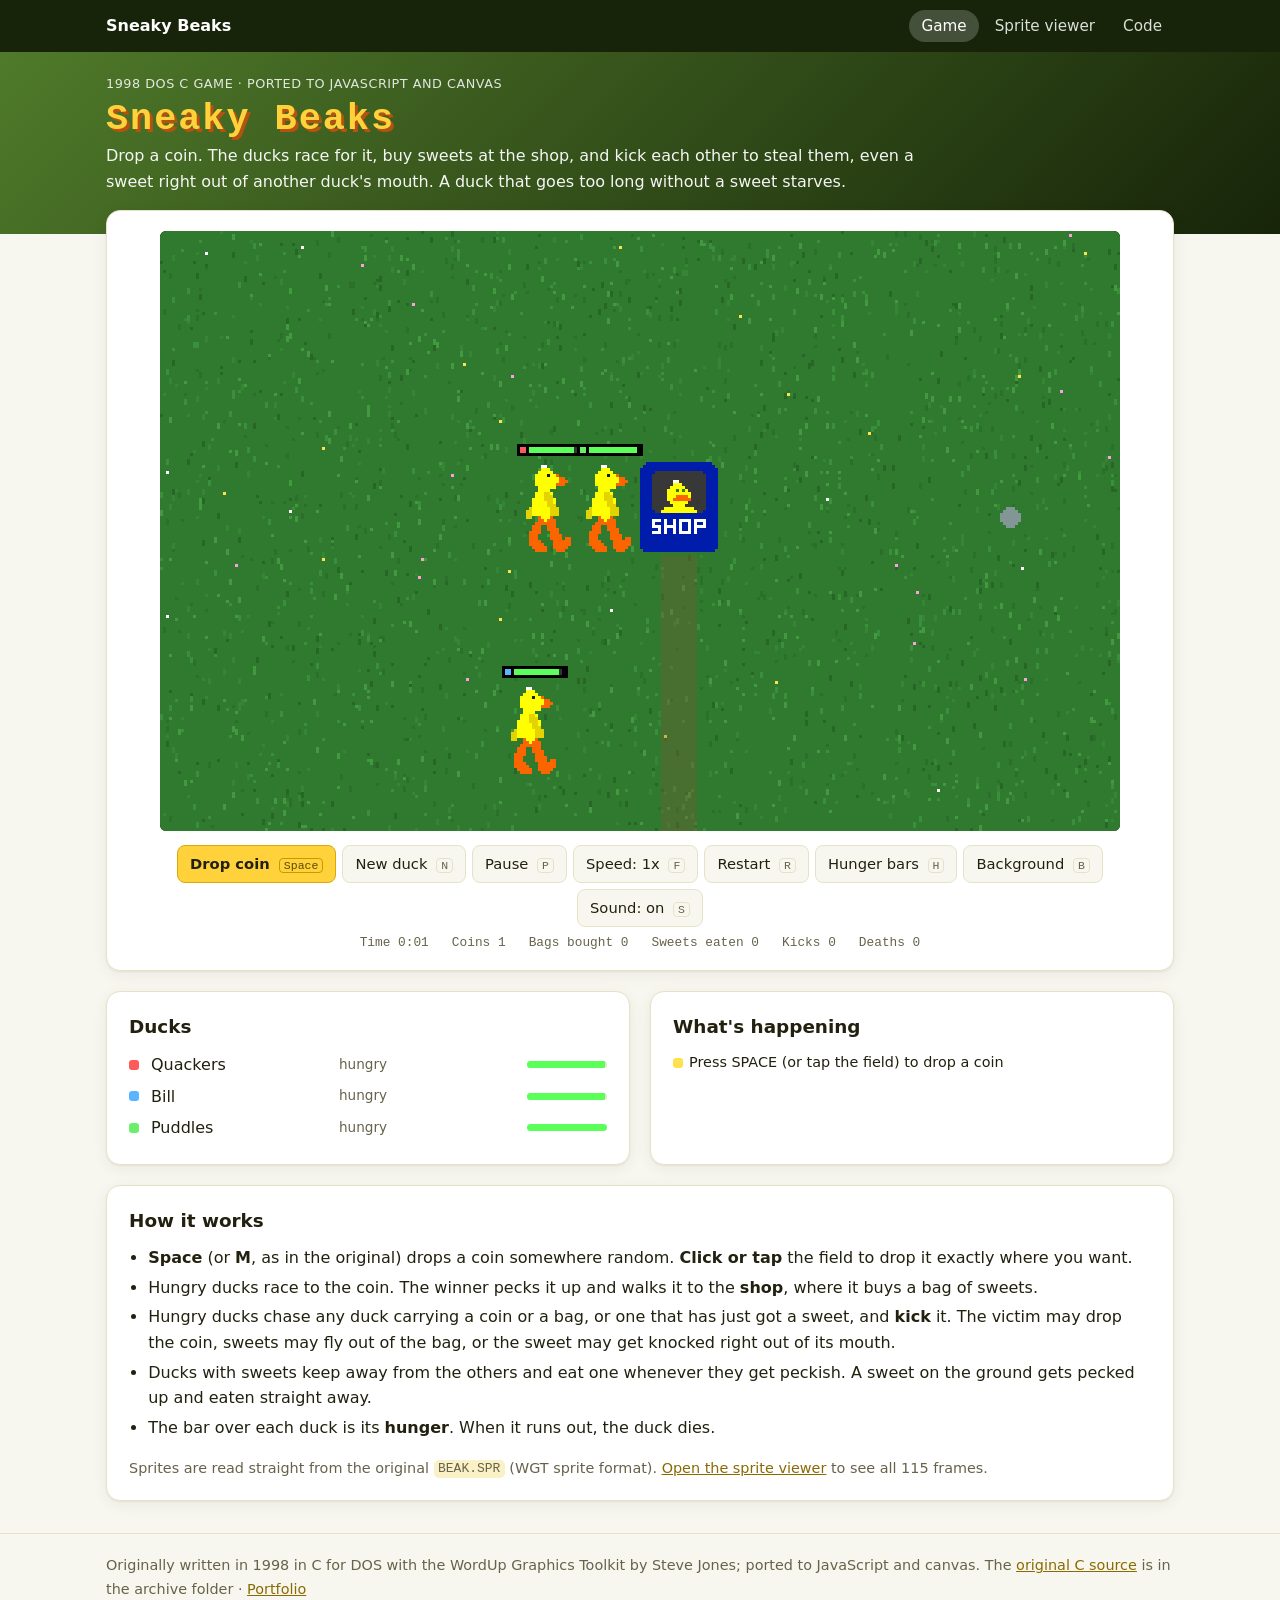
<file: index.html>
<!doctype html>
<html lang="en">
<head>
<meta charset="utf-8">
<meta name="viewport" content="width=device-width, initial-scale=1">
<meta name="color-scheme" content="light dark">
<title>Sneaky Beaks</title>
<meta name="description" content="Ducks race for your coins, buy sweets at the shop and kick each other to steal them. A browser port of an old DOS C game.">
<link rel="stylesheet" href="css/style.css">
</head>
<body>
<header class="topbar">
  <div class="wrap">
    <a class="brand" href="index.html">Sneaky Beaks</a>
    <nav class="nav" aria-label="Pages">
      <a class="active" href="index.html">Game</a>
      <a href="sprites.html">Sprite viewer</a>
      <a href="https://github.com/wizzard262/SneakyBeaks">Code</a>
    </nav>
  </div>
</header>

<section class="hero">
  <div class="wrap">
    <p class="eyebrow">1998 DOS C game &middot; ported to JavaScript and canvas</p>
    <h1 class="pixel-title">Sneaky Beaks</h1>
    <p class="lead">Drop a coin. The ducks race for it, buy sweets at the shop, and kick each other to steal them, even a sweet
      right out of another duck's mouth. A duck that goes too long without a sweet starves.</p>
  </div>
</section>

<main class="wrap">
  <section class="card overlap" aria-label="Game">
    <div id="stage"><canvas id="screen" width="320" height="200" aria-label="Sneaky Beaks game field"></canvas></div>

    <div class="buttons">
      <button id="btn-coin" class="primary">Drop coin <kbd>Space</kbd></button>
      <button id="btn-duck">New duck <kbd>N</kbd></button>
      <button id="btn-pause">Pause <kbd>P</kbd></button>
      <button id="btn-fast">Speed: 1x <kbd>F</kbd></button>
      <button id="btn-restart">Restart <kbd>R</kbd></button>
      <button id="btn-bars">Hunger bars <kbd>H</kbd></button>
      <button id="btn-bg">Background <kbd>B</kbd></button>
      <button id="btn-sound">Sound: on <kbd>S</kbd></button>
    </div>
    <div id="stats"></div>
  </section>

  <div class="cards">
    <section class="card">
      <h2>Ducks</h2>
      <ul id="roster"></ul>
    </section>
    <section class="card">
      <h2>What's happening</h2>
      <ul id="log"></ul>
    </section>

    <section class="card card-wide howto">
      <h2>How it works</h2>
      <ul>
        <li><b>Space</b> (or <b>M</b>, as in the original) drops a coin somewhere random. <b>Click or tap</b> the field to drop it exactly where you want.</li>
        <li>Hungry ducks race to the coin. The winner pecks it up and walks it to the <b>shop</b>, where it buys a bag of sweets.</li>
        <li>Hungry ducks chase any duck carrying a coin or a bag, or one that has just got a sweet, and <b>kick</b> it. The victim may drop the coin, sweets may fly out of the bag, or the sweet may get knocked right out of its mouth.</li>
        <li>Ducks with sweets keep away from the others and eat one whenever they get peckish. A sweet on the ground gets pecked up and eaten straight away.</li>
        <li>The bar over each duck is its <b>hunger</b>. When it runs out, the duck dies.</li>
      </ul>
      <p class="small muted">Sprites are read straight from the original <code>BEAK.SPR</code> (WGT sprite format). <a href="sprites.html">Open the sprite viewer</a> to see all 115 frames.</p>
    </section>
  </div>
</main>

<footer class="footer">
  <div class="wrap">
    Originally written in 1998 in C for DOS with the WordUp Graphics Toolkit by Steve Jones; ported to JavaScript and canvas.
    The <a href="archive/BEK_SCR8.C">original C source</a> is in the archive folder &middot;
    <a href="https://www.harriercarrier.com/portfolio.html">Portfolio</a>
  </div>
</footer>

<script src="assets/beak.spr.js"></script>
<script src="js/spr.js"></script>
<script src="js/config.js"></script>
<script src="js/sound.js"></script>
<script src="js/game.js"></script>
<script src="js/render.js"></script>
<script src="js/main.js"></script>
</body>
</html>
</file>
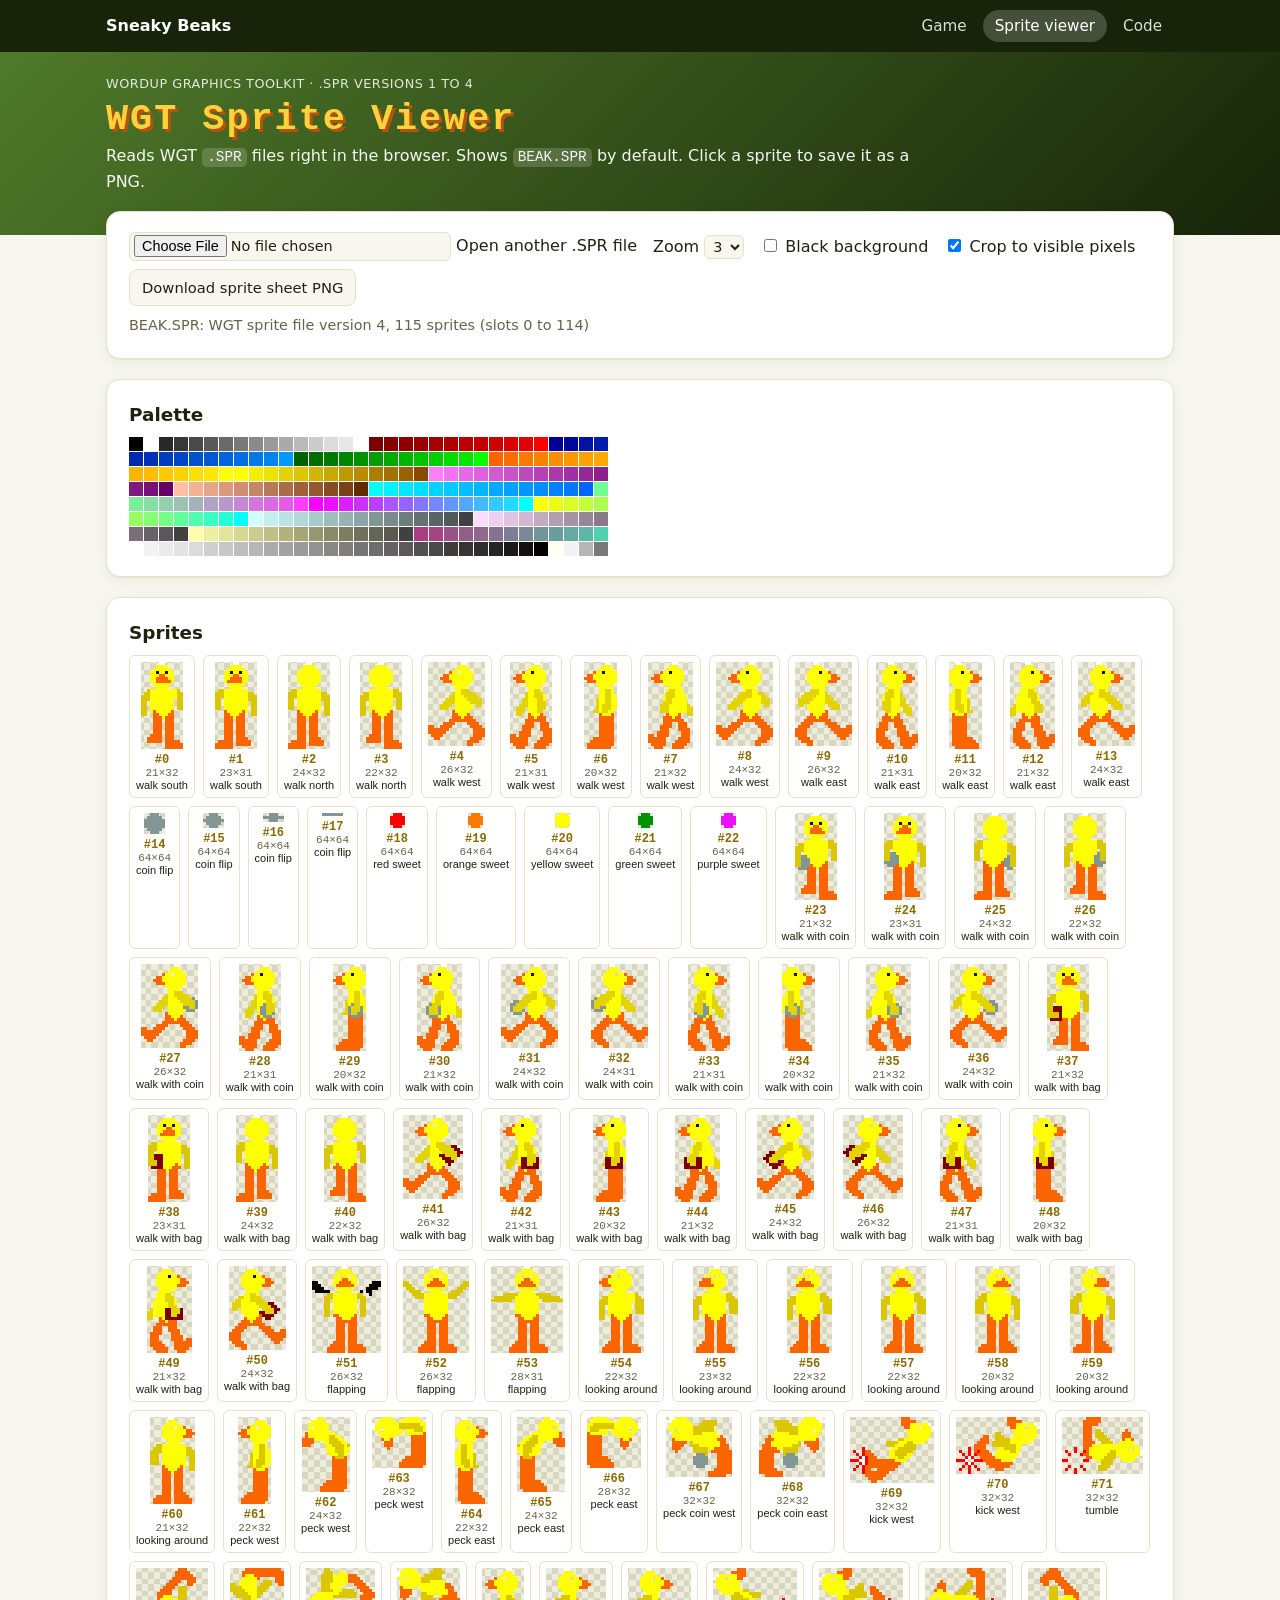
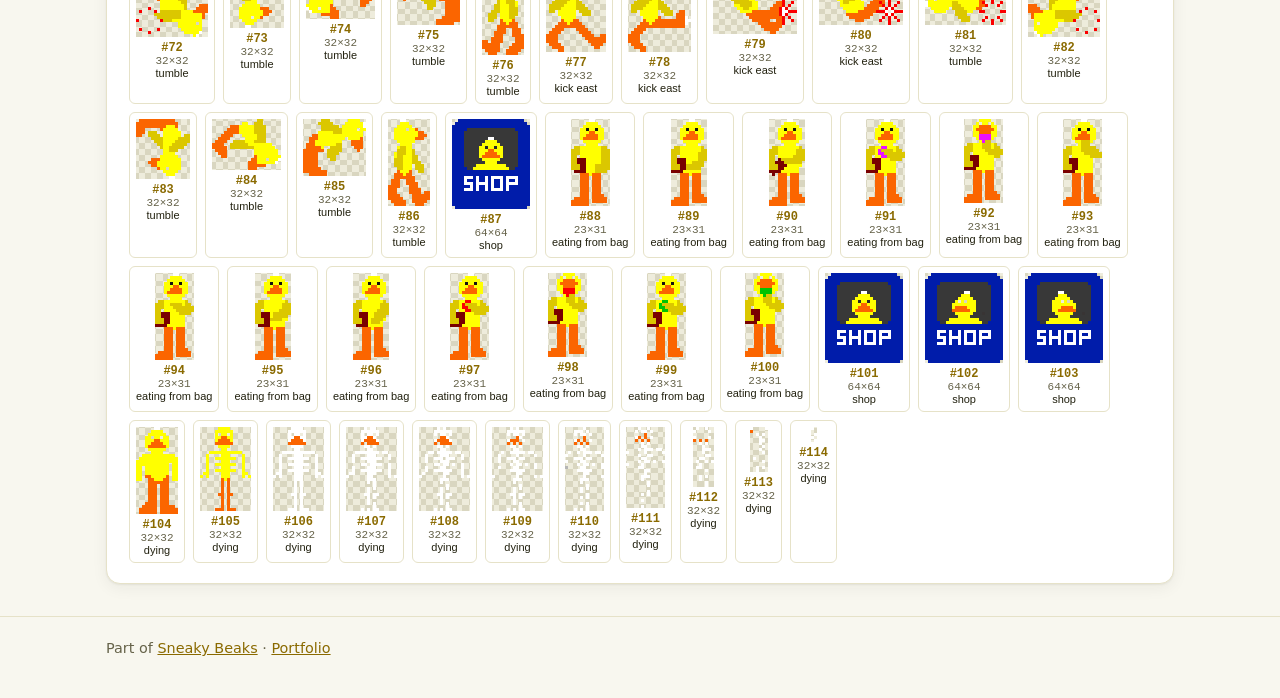
<file: sprites.html>
<!doctype html>
<html lang="en">
<head>
<meta charset="utf-8">
<meta name="viewport" content="width=device-width, initial-scale=1">
<meta name="color-scheme" content="light dark">
<title>WGT Sprite Viewer</title>
<link rel="stylesheet" href="css/style.css">
<style>
  .tools { display: flex; flex-wrap: wrap; gap: 8px 16px; align-items: center; margin: 0 0 8px; }
  .tools select, .tools input[type=file] { font: inherit; font-size: 0.9rem; color: var(--text); background: var(--bg); border: 1px solid var(--border); border-radius: 6px; padding: 2px 4px; color-scheme: light dark; }
  #info { margin: 0; }
  .grid { margin-bottom: 8px; }
  .grid { display: flex; flex-wrap: wrap; gap: 8px; }
  .cell { background: var(--panel); border: 1px solid var(--line); border-radius: 6px; padding: 6px; text-align: center; cursor: pointer; }
  .cell canvas { display: block; margin: 0 auto 4px; image-rendering: pixelated; background: var(--checker); }
  .cell .n { font: bold 12px monospace; color: var(--accent); }
  .cell .d { font: 11px monospace; color: var(--muted); }
  .cell .a { font: 11px sans-serif; color: var(--text); max-width: 120px; }
  .pal { display: grid; grid-template-columns: repeat(32, minmax(0, 14px)); gap: 1px; margin: 8px 0 8px; }
  .pal div { aspect-ratio: 1; }
  body { --checker: repeating-conic-gradient(#d9d6c0 0% 25%, #eeecdc 0% 50%) 50% / 12px 12px; }
  @media (prefers-color-scheme: dark) { body { --checker: repeating-conic-gradient(#2a2d38 0% 25%, #22252e 0% 50%) 50% / 12px 12px; } }
  body.black { --checker: #000; }
</style>
</head>
<body>
<header class="topbar">
  <div class="wrap">
    <a class="brand" href="index.html">Sneaky Beaks</a>
    <nav class="nav" aria-label="Pages">
      <a href="index.html">Game</a>
      <a class="active" href="sprites.html">Sprite viewer</a>
      <a href="https://github.com/wizzard262/SneakyBeaks">Code</a>
    </nav>
  </div>
</header>

<section class="hero">
  <div class="wrap">
    <p class="eyebrow">WordUp Graphics Toolkit &middot; .SPR versions 1 to 4</p>
    <h1 class="pixel-title">WGT Sprite Viewer</h1>
    <p class="lead">Reads WGT <code>.SPR</code> files right in the browser. Shows <code>BEAK.SPR</code> by default. Click a sprite to save it as a PNG.</p>
  </div>
</section>

<main class="wrap">
<section class="card overlap">
<div class="tools">
  <label><input type="file" id="file" accept=".spr,.SPR"> Open another .SPR file</label>
  <label>Zoom <select id="zoom"><option>1</option><option>2</option><option selected>3</option><option>4</option><option>6</option></select></label>
  <label><input type="checkbox" id="black"> Black background</label>
  <label><input type="checkbox" id="crop" checked> Crop to visible pixels</label>
  <button id="sheet">Download sprite sheet PNG</button>
</div>
<p id="info" class="small muted"></p>
</section>
<div class="cards">
<section class="card card-wide">
<h2>Palette</h2>
<div class="pal" id="pal"></div>
</section>
<section class="card card-wide">
<h2>Sprites</h2>
<div class="grid" id="grid"></div>
</section>
</div>
</main>

<footer class="footer">
  <div class="wrap">Part of <a href="index.html">Sneaky Beaks</a> &middot; <a href="https://www.harriercarrier.com/portfolio.html">Portfolio</a></div>
</footer>

<script src="assets/beak.spr.js"></script>
<script src="js/spr.js"></script>
<script>
(function () {
  // what the game uses each frame for (from BEK_SCR8.C)
  const USES = {};
  const tag = (a, b, s) => { for (let i = a; i <= b; i++) USES[i] = s; };
  tag(0, 1, 'walk south'); tag(2, 3, 'walk north'); tag(4, 8, 'walk west'); tag(9, 13, 'walk east');
  tag(14, 17, 'coin flip'); USES[18] = 'red sweet'; USES[19] = 'orange sweet'; USES[20] = 'yellow sweet'; USES[21] = 'green sweet'; USES[22] = 'purple sweet';
  tag(23, 36, 'walk with coin'); tag(37, 50, 'walk with bag'); tag(51, 53, 'flapping'); tag(54, 60, 'looking around');
  tag(61, 63, 'peck west'); tag(64, 66, 'peck east'); USES[67] = 'peck coin west'; USES[68] = 'peck coin east';
  tag(69, 70, 'kick west'); tag(71, 76, 'tumble'); tag(77, 80, 'kick east'); tag(81, 86, 'tumble');
  USES[87] = 'shop'; tag(88, 100, 'eating from bag'); tag(101, 103, 'shop'); tag(104, 114, 'dying');

  let file = null, name = 'BEAK.SPR';
  const $ = id => document.getElementById(id);

  function render() {
    const zoom = +$('zoom').value, crop = $('crop').checked;
    document.body.classList.toggle('black', $('black').checked);
    const used = file.sprites.filter(Boolean).length;
    $('info').textContent = name + ': WGT sprite file version ' + file.version + ', ' + used + ' sprites (slots 0 to ' + (file.sprites.length - 1) + ')';
    $('pal').innerHTML = file.palette.map((c, i) => '<div title="' + i + ': rgb(' + c + ')" style="background:rgb(' + c + ')"></div>').join('');
    const grid = $('grid'); grid.innerHTML = '';
    file.sprites.forEach((s, i) => {
      if (!s) return;
      const src = WGT.toCanvas(s, file.palette);
      const bb = crop ? WGT.bbox(s) : { x: 0, y: 0, w: s.w, h: s.h };
      const c = document.createElement('canvas');
      c.width = Math.max(1, bb.w) * zoom; c.height = Math.max(1, bb.h) * zoom;
      const g = c.getContext('2d'); g.imageSmoothingEnabled = false;
      if (bb.w) g.drawImage(src, bb.x, bb.y, bb.w, bb.h, 0, 0, bb.w * zoom, bb.h * zoom);
      const cell = document.createElement('div');
      cell.className = 'cell';
      cell.title = 'Click to download sprite ' + i + ' as PNG';
      cell.appendChild(c);
      cell.insertAdjacentHTML('beforeend', '<div class="n">#' + i + '</div><div class="d">' + s.w + '×' + s.h + '</div>' +
        (name === 'BEAK.SPR' && USES[i] ? '<div class="a">' + USES[i] + '</div>' : ''));
      cell.onclick = () => download(c, name.replace(/\.spr$/i, '') + '_' + i + '.png');
      grid.appendChild(cell);
    });
  }

  function download(canvas, fname) {
    const a = document.createElement('a');
    a.href = canvas.toDataURL('image/png'); a.download = fname; a.click();
  }

  $('sheet').onclick = () => {
    const cols = 10, cw = Math.max(...file.sprites.filter(Boolean).map(s => s.w)), ch = Math.max(...file.sprites.filter(Boolean).map(s => s.h));
    const c = document.createElement('canvas');
    c.width = cols * cw; c.height = Math.ceil(file.sprites.length / cols) * ch;
    const g = c.getContext('2d');
    file.sprites.forEach((s, i) => { if (s) g.drawImage(WGT.toCanvas(s, file.palette), (i % cols) * cw, Math.floor(i / cols) * ch); });
    download(c, name.replace(/\.spr$/i, '') + '_sheet.png');
  };
  $('file').onchange = async e => {
    const f = e.target.files[0]; if (!f) return;
    try { file = WGT.parseSpr(new Uint8Array(await f.arrayBuffer())); name = f.name; render(); }
    catch (err) { alert('Could not read ' + f.name + ': ' + err.message); }
  };
  ['zoom', 'black', 'crop'].forEach(id => $(id).onchange = render);

  file = WGT.parseSpr(WGT.base64ToBytes(window.BEAK_SPR_BASE64));
  render();
})();
</script>
</body>
</html>
</file>
<file: css/style.css>
/* Sneaky Beaks: the shared portfolio look (cards, light and dark, works on phones),
   keeping the game's own touches: the yellow pixel title and the black 320x200 field. */

/* Colours: light by default, dark when the device asks for it */
:root {
  --bg: #f8f7ef;
  --surface: #ffffff;
  --text: #22210f;
  --muted: #66634a;
  --border: #e6e2c8;
  --accent: #8a6a00;
  --accent-strong: #634c00;
  --accent-soft: #fbf1c6;
  --duck: #ffd23c;
  --duck-shadow: #b5520f;
  --hero-from: #4f7a2a;
  --hero-to: #172409;
  --shadow: 0 1px 2px rgba(40, 40, 10, 0.06), 0 4px 16px rgba(40, 40, 10, 0.06);
  --radius: 14px;
  --mono: ui-monospace, "Cascadia Code", Consolas, monospace;
  /* older names, still used by the sprite viewer's own styles */
  --panel: var(--surface);
  --line: var(--border);
}

@media (prefers-color-scheme: dark) {
  :root {
    --bg: #12130d;
    --surface: #1c1d14;
    --text: #edebd8;
    --muted: #aeab8c;
    --border: #34352a;
    --accent: #ffd23c;
    --accent-strong: #ffe48a;
    --accent-soft: #3a3410;
    --hero-from: #34521a;
    --hero-to: #0b1104;
    --shadow: none;
  }
}

* {
  box-sizing: border-box;
}

body {
  margin: 0;
  font-family: system-ui, -apple-system, "Segoe UI", Roboto, Helvetica, Arial, sans-serif;
  line-height: 1.6;
  color: var(--text);
  background: var(--bg);
}

a {
  color: var(--accent);
}

a:hover {
  color: var(--accent-strong);
}

code {
  font-family: var(--mono);
  font-size: 0.9em;
  background: var(--accent-soft);
  padding: 0.1em 0.35em;
  border-radius: 5px;
}

.wrap {
  max-width: 1100px;
  margin: 0 auto;
  padding: 0 16px;
}

/* Top bar */
.topbar {
  background: var(--hero-to);
  color: #fff;
}

.topbar .wrap {
  display: flex;
  flex-wrap: wrap;
  align-items: center;
  gap: 6px 18px;
  padding-top: 10px;
  padding-bottom: 10px;
}

.brand {
  font-weight: 700;
  color: #fff;
  text-decoration: none;
  margin-right: auto;
}

.brand:hover {
  color: #fff;
}

.nav {
  display: flex;
  flex-wrap: wrap;
  gap: 4px;
}

.nav a {
  color: #fff;
  text-decoration: none;
  font-size: 0.95rem;
  padding: 4px 12px;
  border-radius: 999px;
  opacity: 0.85;
}

.nav a:hover {
  opacity: 1;
  background: rgba(255, 255, 255, 0.12);
}

.nav a.active {
  opacity: 1;
  background: rgba(255, 255, 255, 0.2);
}

/* Header band: kept short so the game field fits on screen */
.hero {
  background: linear-gradient(135deg, var(--hero-from), var(--hero-to));
  color: #fff;
  padding: 22px 0 40px;
}

.hero code {
  color: #fff;
  background: rgba(255, 255, 255, 0.18);
}

.eyebrow {
  margin: 0 0 4px;
  font-size: 0.8rem;
  letter-spacing: 0.04em;
  text-transform: uppercase;
  opacity: 0.85;
}

.pixel-title {
  margin: 0 0 4px;
  font: bold clamp(1.7rem, 5vw, 2.3rem) / 1.1 "Courier New", monospace;
  letter-spacing: 2px;
  color: var(--duck);
  text-shadow: 3px 3px 0 var(--duck-shadow);
}

.lead {
  margin: 0;
  max-width: 820px;
  opacity: 0.95;
}

/* Cards */
.cards {
  display: grid;
  grid-template-columns: repeat(auto-fit, minmax(min(420px, 100%), 1fr));
  gap: 20px;
  padding: 20px 0 32px;
}

.card {
  background: var(--surface);
  border: 1px solid var(--border);
  border-radius: var(--radius);
  box-shadow: var(--shadow);
  padding: 20px 22px;
  min-width: 0;
}

.card-wide {
  grid-column: 1 / -1;
}

.card h2 {
  margin: 0 0 8px;
  font-size: 1.15rem;
}

.card > :last-child {
  margin-bottom: 0;
}

.overlap {
  margin-top: -24px;
}

.muted {
  color: var(--muted);
}

.small {
  font-size: 0.9rem;
}

/* The game field */
#stage {
  width: 100%;
  display: flex;
  justify-content: center;
}

#screen {
  display: block;
  max-width: 100%;
  background: #000;
  border-radius: 6px;
  image-rendering: pixelated;
  image-rendering: crisp-edges;
  cursor: crosshair;
  touch-action: manipulation;
}

.buttons {
  display: flex;
  flex-wrap: wrap;
  gap: 6px;
  justify-content: center;
  margin: 14px 0 8px;
}

button {
  font: inherit;
  font-size: 0.92rem;
  color: var(--text);
  background: var(--bg);
  border: 1px solid var(--border);
  border-radius: 8px;
  padding: 6px 12px;
  cursor: pointer;
}

button:hover {
  border-color: var(--accent);
}

button.primary {
  font-weight: 600;
  color: #22210f;
  background: var(--duck);
  border-color: #d9a90a;
}

button.primary:hover {
  background: #ffdd66;
}

kbd {
  font: 0.72rem var(--mono);
  color: var(--muted);
  border: 1px solid var(--border);
  border-radius: 4px;
  padding: 0 4px;
  margin-left: 4px;
}

button.primary kbd {
  color: #5b4a00;
  border-color: #c79a00;
}

@media (max-width: 700px) {
  kbd {
    display: none;
  }
}

#stats {
  text-align: center;
  color: var(--muted);
  font: 0.8rem var(--mono);
  white-space: pre-wrap;
}

/* Ducks and the event log (filled in by js/render.js) */
.card ul {
  list-style: none;
  margin: 0;
  padding: 0;
}

#roster li {
  display: grid;
  grid-template-columns: 14px 1fr 1fr 80px;
  align-items: center;
  gap: 8px;
  padding: 3px 0;
}

#roster li.gone {
  opacity: 0.4;
  text-decoration: line-through;
}

#roster .st {
  color: var(--muted);
  font-size: 0.85rem;
}

#roster .bar {
  height: 7px;
  background: var(--border);
  border-radius: 4px;
  overflow: hidden;
}

#roster .bar span {
  display: block;
  height: 100%;
}

#log li {
  padding: 2px 0;
  font-size: 0.9rem;
}

.dot {
  display: inline-block;
  width: 10px;
  height: 10px;
  border-radius: 3px;
  margin-right: 6px;
  vertical-align: -1px;
}

.howto li {
  list-style: disc;
  margin-left: 1.2em;
  padding: 2px 0;
}

/* Footer */
.footer {
  border-top: 1px solid var(--border);
  padding: 20px 0 28px;
  font-size: 0.9rem;
  color: var(--muted);
}
</file>
